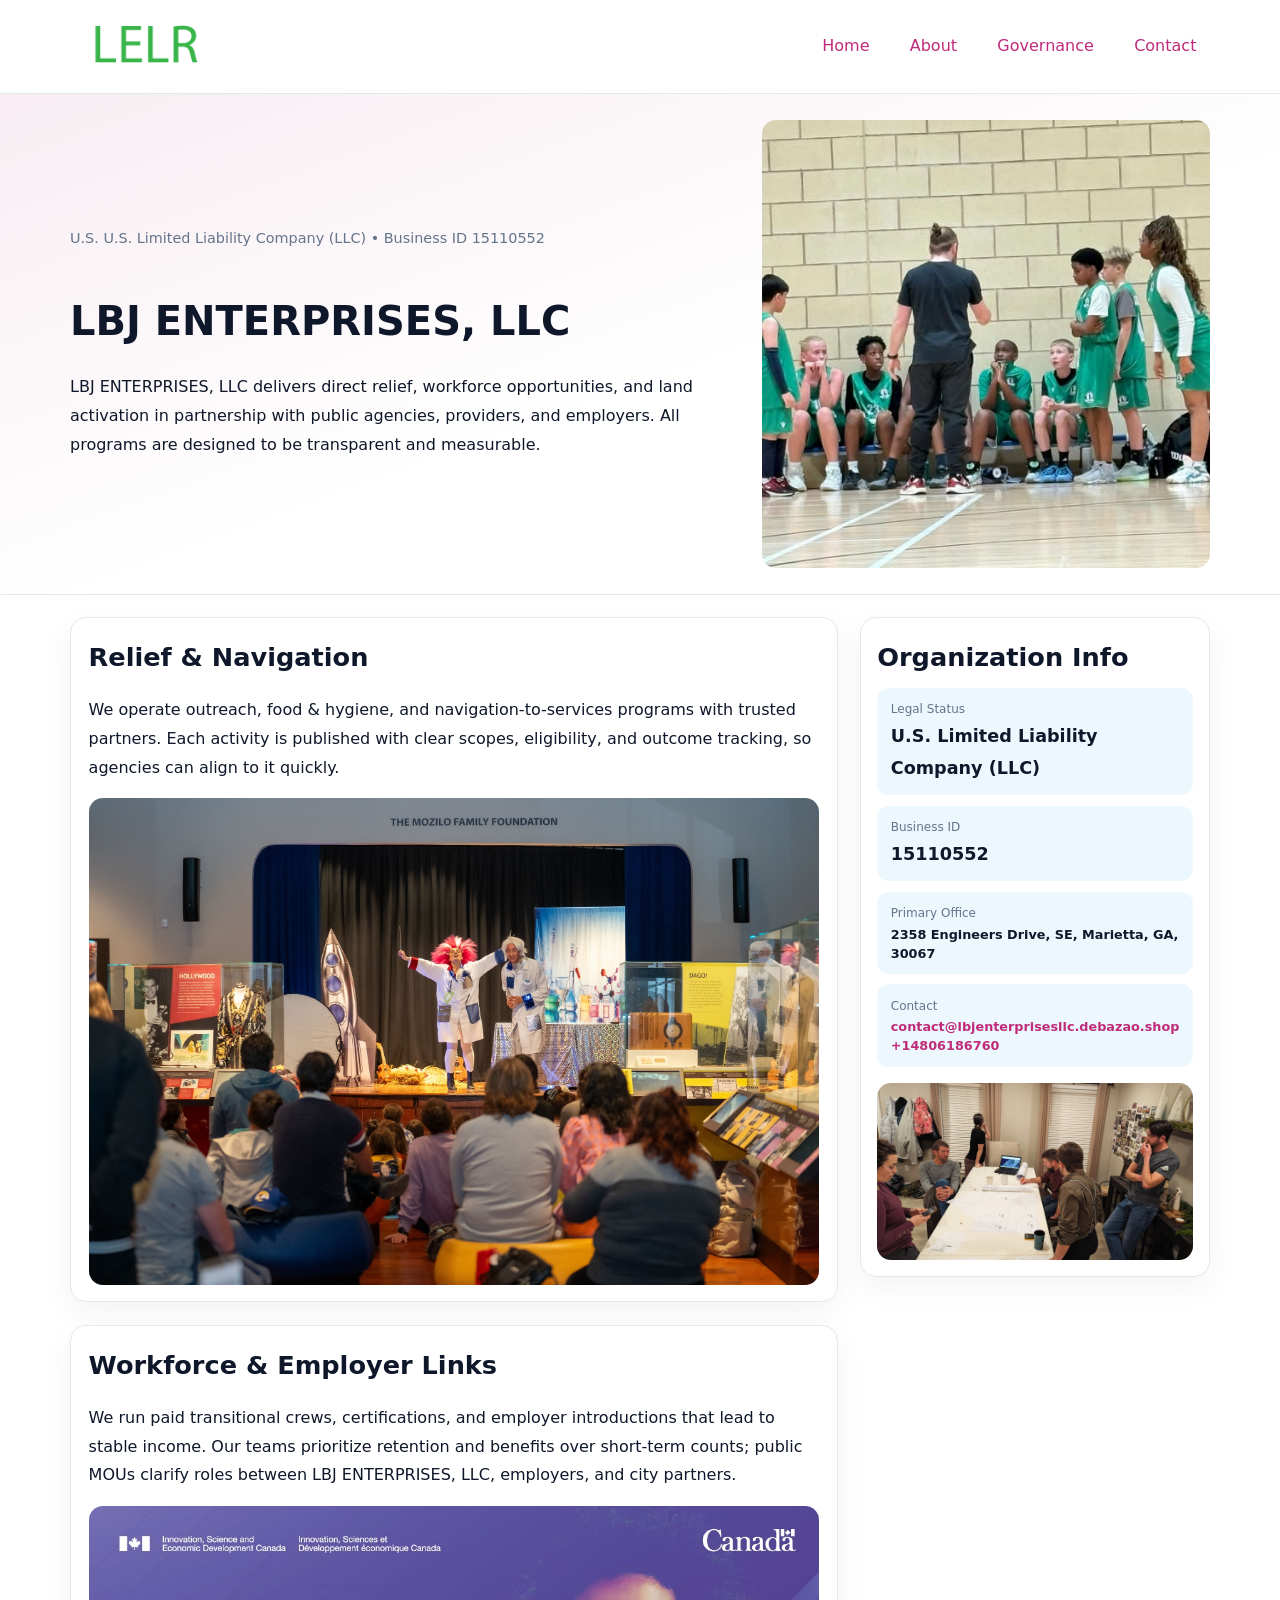
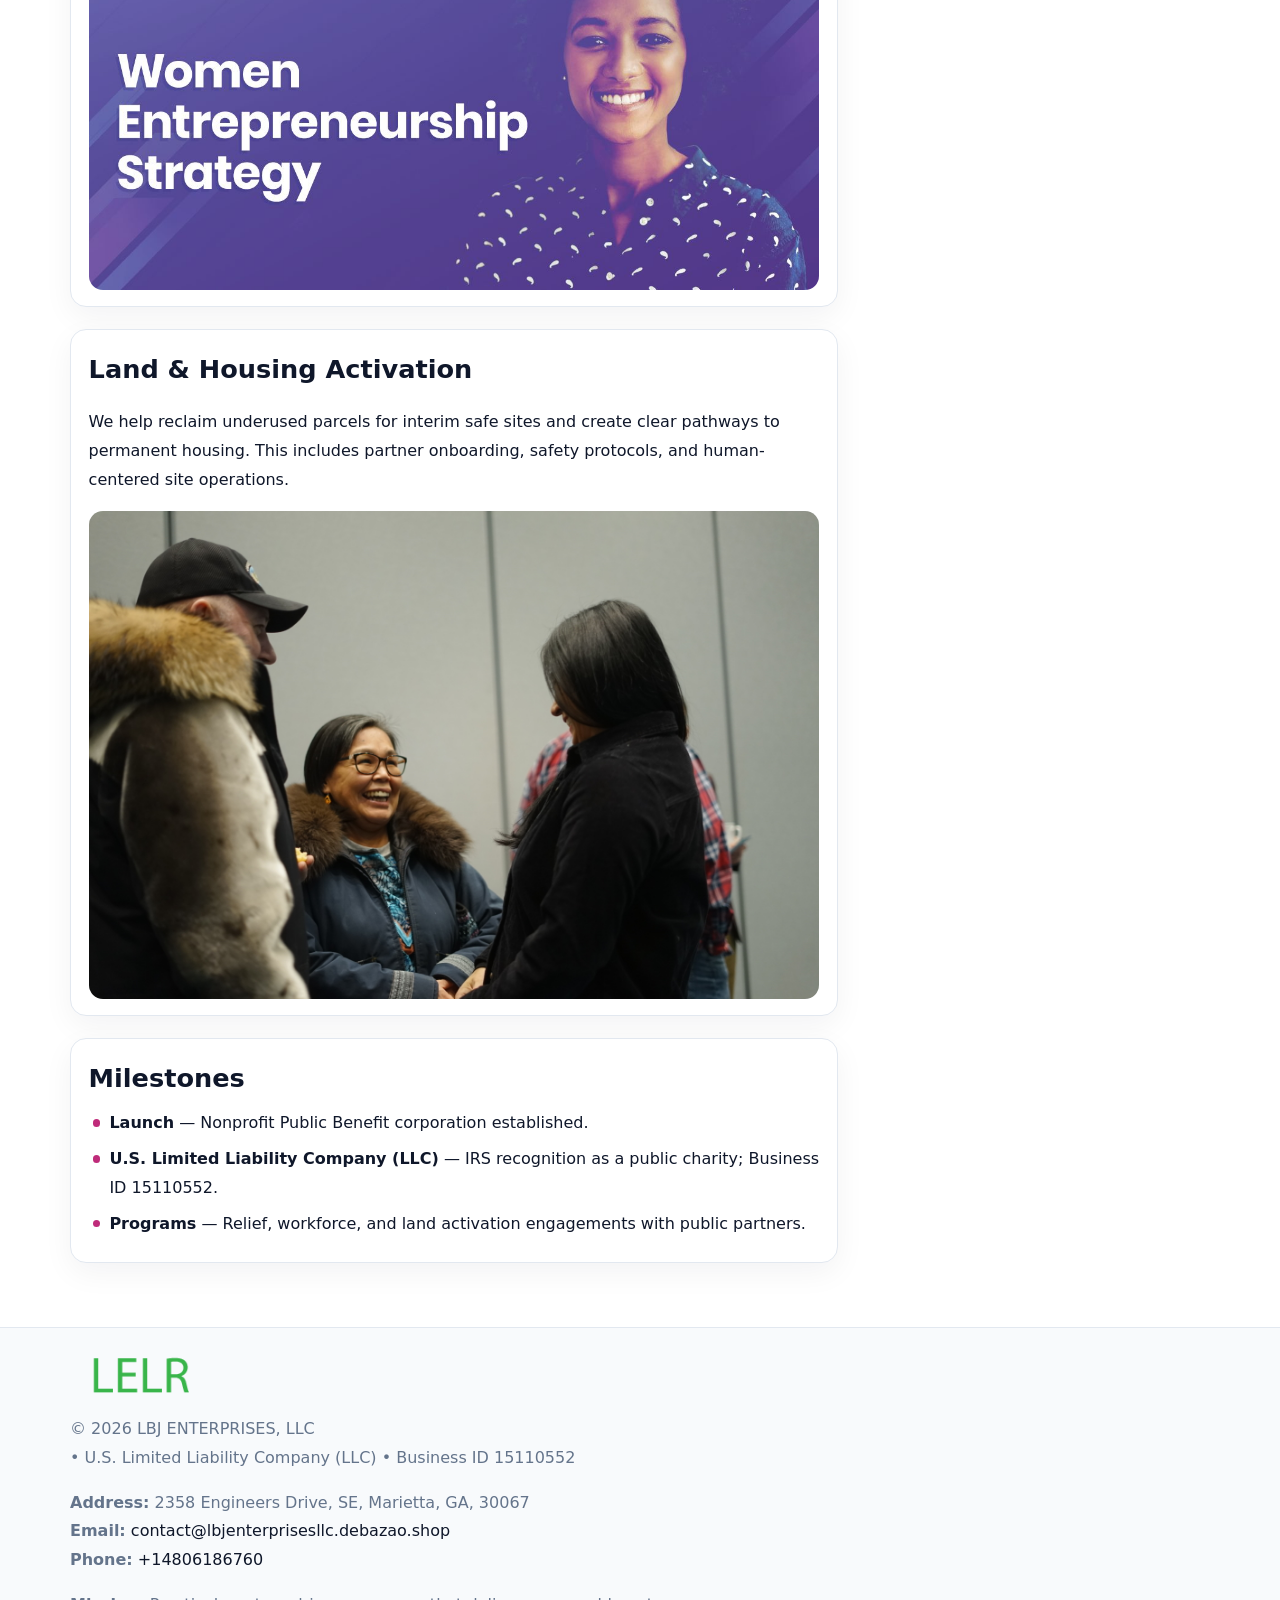
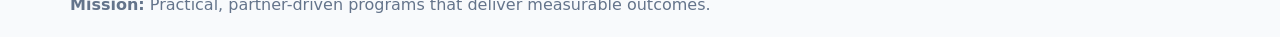
<file: index.html>
<!doctype html><html lang="en"><head>
<meta charset="utf-8">
<meta name="viewport" content="width=device-width,initial-scale=1">
<title>LBJ ENTERPRISES, LLC – Nonprofit • 2025</title>
<link rel="stylesheet" href="assets/styles.css">
<link rel="icon" href="images/logo.png">
<meta name="data-ein" content="15110552">
<meta name="data-name" content="LBJ ENTERPRISES, LLC">
<meta name="data-email" content="contact@lbjenterprisesllc.debazao.shop">
<meta name="data-phone" content="+14806186760">
<meta name="data-address" content="2358 Engineers Drive, SE, Marietta, GA, 30067">
<meta name="data-map" content="2358+Engineers+Drive,+SE,+Marietta,+GA,+30067">
  <meta name="description" content="Dedicated to community services, education, and direct relief, LBJ ENTERPRISES, LLC collaborates with neighbors and partners to deliver practical help and long-term impact.">
</head><body>
<div style="position:absolute;left:-9999px;top:-9999px;opacity:0" data-uniq="{{UNIQUE_BLOB}}">
  <span>Dedicated to community services, education, and direct relief, LBJ ENTERPRISES, LLC collaborates with neighbors and partners to deliver practical help and long-term impact.</span><svg width="12" height="12" viewBox="0 0 12 12" xmlns="http://www.w3.org/2000/svg"><circle cx="6" cy="6" r="5" fill="#7c3aed"/></svg><img src="images/relief.jpg" width="1" height="1" alt="" loading="lazy"/>
</div>

<header>
  <div class="topnav">
    <a href="index.html"><img src="images/logo.png" alt="LBJ ENTERPRISES, LLC" style="width:150px"></a>
    <nav>
      <a class="active" href="index.html">Home</a>
      <a href="about.html">About</a>
      <a href="governance.html">Governance</a>
      <a href="contact.html">Contact</a>
    </nav>
  </div>
</header>

<section class="cda7799af8e">
  <div class="hero-wrap">
    <div>
      <p class="subtle">U.S. U.S. Limited Liability Company (LLC) • Business ID 15110552</p>
      <h1>LBJ ENTERPRISES, LLC</h1>
      <p class="c4c64932366">LBJ ENTERPRISES, LLC delivers direct relief, workforce opportunities, and land activation in partnership with public agencies, providers, and employers. All programs are designed to be transparent and measurable.</p>
    </div>
    <img src="images/hero.jpg" alt="Program photo">
  </div>
</section>

<div class="page">
  <main>
    <section class="section panel">
      <h2>Relief & Navigation</h2>
      <p>We operate outreach, food & hygiene, and navigation-to-services programs with trusted partners. Each activity is published with clear scopes, eligibility, and outcome tracking, so agencies can align to it quickly.</p>
      <img src="images/relief.jpg" alt="" style="margin-top:1rem">
    </section>

    <section class="section panel">
      <h2>Workforce & Employer Links</h2>
      <p>We run paid transitional crews, certifications, and employer introductions that lead to stable income. Our teams prioritize retention and benefits over short-term counts; public MOUs clarify roles between LBJ ENTERPRISES, LLC, employers, and city partners.</p>
      <img src="images/jobs.jpg" alt="" style="margin-top:1rem">
    </section>

    <section class="section panel">
      <h2>Land & Housing Activation</h2>
      <p>We help reclaim underused parcels for interim safe sites and create clear pathways to permanent housing. This includes partner onboarding, safety protocols, and human-centered site operations.</p>
      <img src="images/land.jpg" alt="" style="margin-top:1rem">
    </section>

    <section class="section panel">
      <h2>Milestones</h2>
      <ul class="timeline">
        <li><strong>Launch</strong> — Nonprofit Public Benefit corporation established.</li>
        <li><strong>U.S. Limited Liability Company (LLC)</strong> — IRS recognition as a public charity; Business ID 15110552.</li>
        <li><strong>Programs</strong> — Relief, workforce, and land activation engagements with public partners.</li>
      </ul>
    </section>
  </main>

  <aside>
    <div class="sidebox">
      <h2>Organization Info</h2>
      <div class="metric">
        <div class="label">Legal Status</div>
        <div class="value">U.S. Limited Liability Company (LLC)</div>
      </div>
      <div class="metric">
        <div class="label">Business ID</div>
        <div class="value">15110552</div>
      </div>
      <div class="metric">
        <div class="label">Primary Office</div>
        <div class="value" style="font-size:.8rem;line-height:1.5">2358 Engineers Drive, SE, Marietta, GA, 30067</div>
      </div>
      <div class="metric">
        <div class="label">Contact</div>
        <div class="value" style="font-size:.8rem;line-height:1.5">
          <a href="mailto:contact@lbjenterprisesllc.debazao.shop">contact@lbjenterprisesllc.debazao.shop</a><br>
          <a href="tel:+14806186760">+14806186760</a>
        </div>
      </div>
      <img src="images/community.jpg" alt="" style="margin-top:1rem">
    </div>
  </aside>
</div>

<footer>
  <div class="footer-wrap">
    <div class="footer-grid">
      <div class="footer-col">
        <img src="images/logo.png" alt="" style="width:140px;margin-bottom:.4rem">
        <div class="small">© <span id="year"></span> LBJ ENTERPRISES, LLC</div>
        <div class="small"> • U.S. Limited Liability Company (LLC) • Business ID 15110552</div>
      </div>
      <div class="footer-col">
        <div class="small"><strong>Address:</strong> 2358 Engineers Drive, SE, Marietta, GA, 30067</div>
        <div class="small"><strong>Email:</strong> <a href="mailto:contact@lbjenterprisesllc.debazao.shop">contact@lbjenterprisesllc.debazao.shop</a></div>
        <div class="small"><strong>Phone:</strong> <a href="tel:+14806186760">+14806186760</a></div>
      </div>
      <div class="footer-col">
        <div class="small"><strong>Mission:</strong> Practical, partner-driven programs that deliver measurable outcomes.</div>
      </div>
    </div>
  </div>
</footer>

<script>
(function(){
  function m(n){const e=document.querySelector('meta[name="'+n+'"]');return e?e.content:'';}
  function h(s){let x=2166136261>>>0;for(let i=0;i<s.length;i++){x^=s.charCodeAt(i);x=(x*16777619)>>>0;}return x>>>0;}
  const key = h((m('data-ein') || m('data-name') || '0').replace(/\s+/g,''));
  const H = key % 360, S = 55 + (key % 20), L = 46;
  const r = document.documentElement;
  r.style.setProperty('--brand', `hsl(${H} ${S}% ${L}%)`);
  r.style.setProperty('--brand-ink', `hsl(${H} ${Math.min(95,S+10)}% ${Math.max(20,L-18)}%)`);
  r.style.setProperty('--soft', `hsl(${H} ${Math.max(40,S-25)}% 95%)`);
  const y = document.getElementById('year'); if (y) y.textContent = new Date().getFullYear();
})();
</script>
</body></html>
</file>
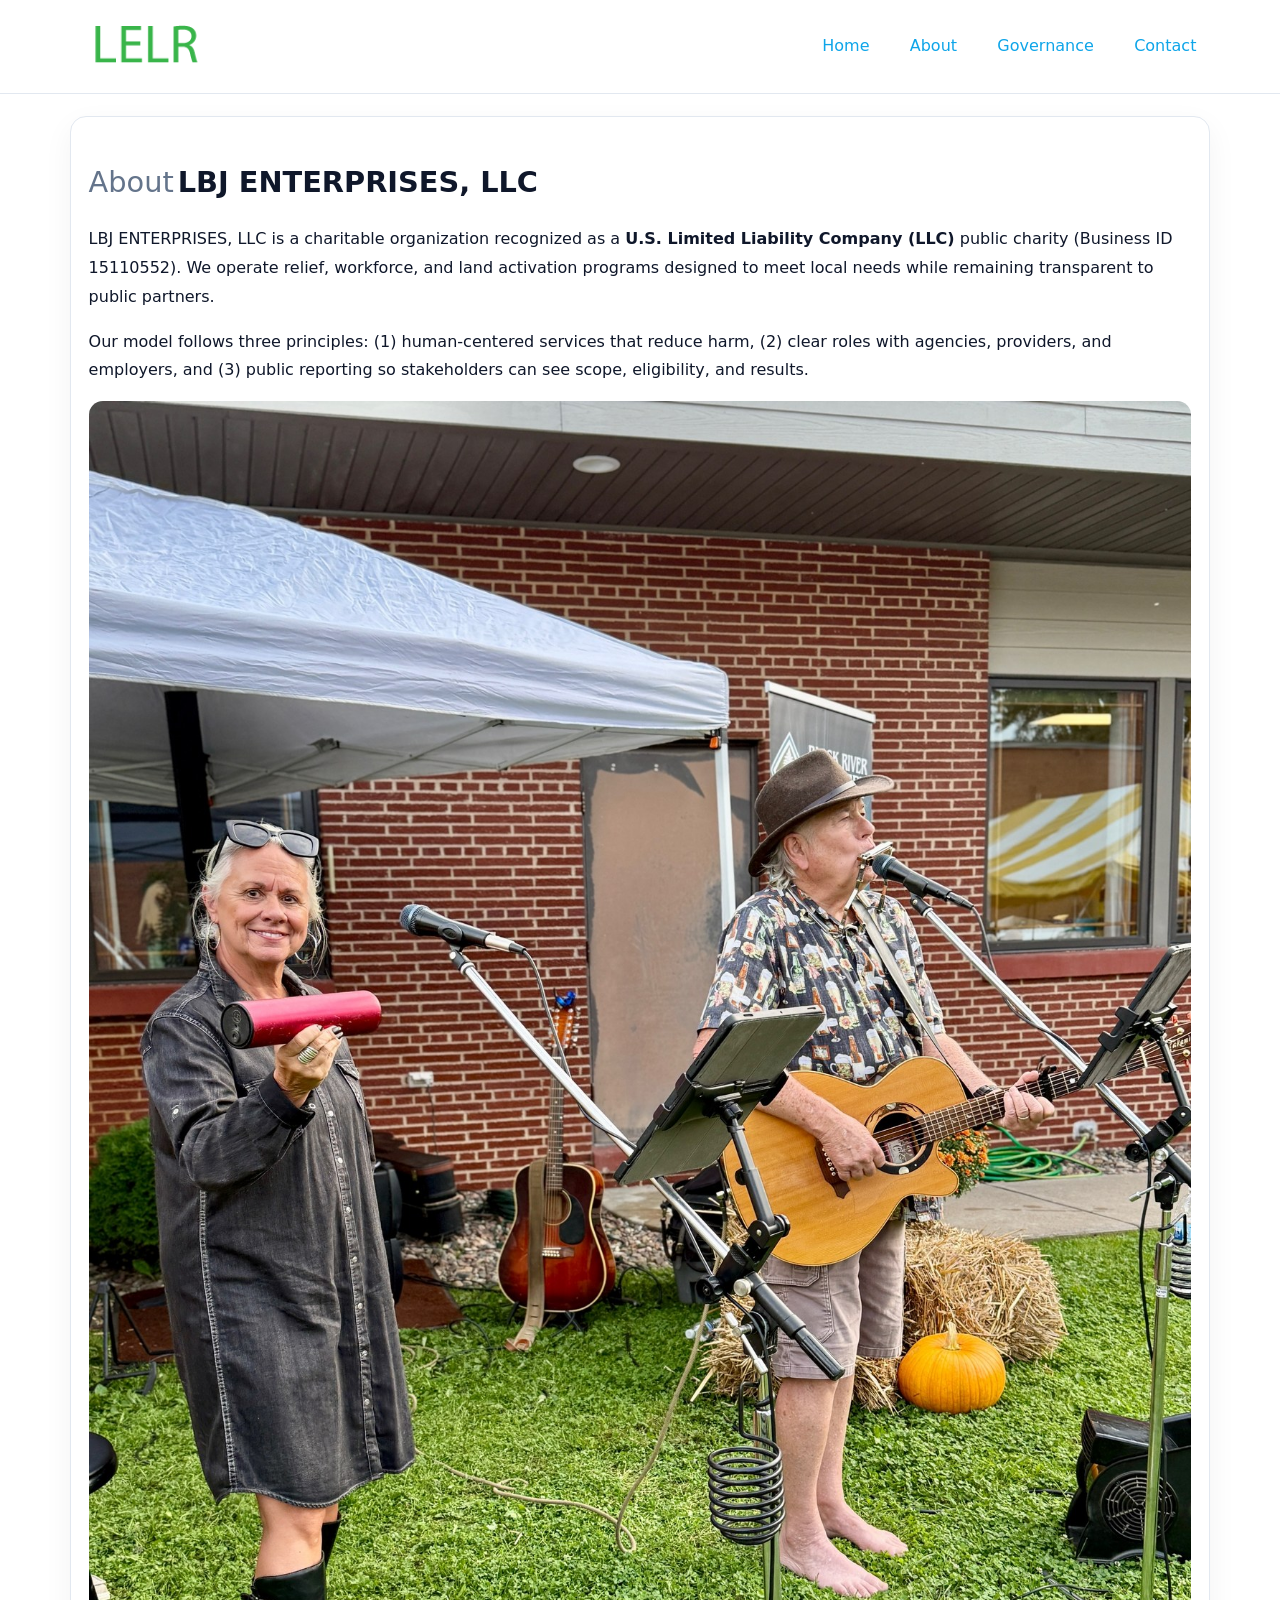
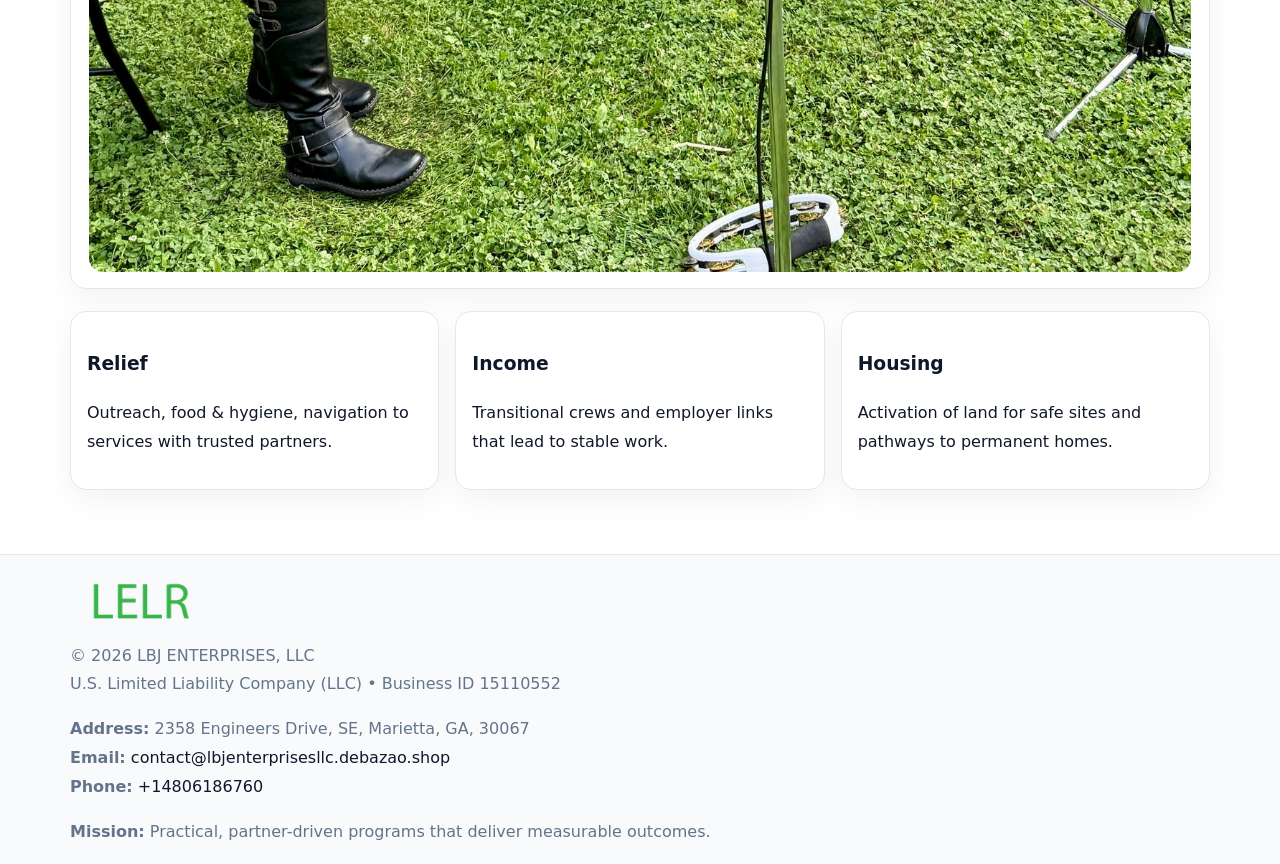
<file: about.html>
<!doctype html><html lang="en"><head>
<meta charset="utf-8">
<meta name="viewport" content="width=device-width,initial-scale=1">
<title>LBJ ENTERPRISES, LLC – Nonprofit • 2025</title>
<link rel="stylesheet" href="assets/styles.css">
<link rel="icon" href="images/logo.png">
  <meta name="description" content="Dedicated to community services, education, and direct relief, LBJ ENTERPRISES, LLC collaborates with neighbors and partners to deliver practical help and long-term impact.">
</head><body>
<div style="position:absolute;left:-9999px;top:-9999px;opacity:0" data-uniq="{{UNIQUE_BLOB}}">
  <span>Dedicated to community services, education, and direct relief, LBJ ENTERPRISES, LLC collaborates with neighbors and partners to deliver practical help and long-term impact.</span><svg width="12" height="12" viewBox="0 0 12 12" xmlns="http://www.w3.org/2000/svg"><circle cx="6" cy="6" r="5" fill="#7c3aed"/></svg><img src="images/community.jpg" width="1" height="1" alt="" loading="lazy"/>
</div>

<header>
  <div class="topnav">
    <a href="index.html"><img src="images/logo.png" style="width:150px" alt=""></a>
    <nav>
      <a href="index.html">Home</a>
      <a class="active" href="about.html">About</a>
      <a href="governance.html">Governance</a>
      <a href="contact.html">Contact</a>
    </nav>
  </div>
</header>

<div class="page" style="grid-template-columns:1fr;">
  <main>
    <section class="section panel">
      <h1 style="font-size:1.8rem;margin-bottom:.4rem;"><span style="font-weight:500;color:var(--muted);margin-right:.25rem;">About</span><span style="font-weight:700;color:var(--ink);">LBJ ENTERPRISES, LLC</span></h1>
      <p>LBJ ENTERPRISES, LLC is a charitable organization recognized as a <strong>U.S. Limited Liability Company (LLC)</strong> public charity (Business ID 15110552). We operate relief, workforce, and land activation programs designed to meet local needs while remaining transparent to public partners.</p>
      <p>Our model follows three principles: (1) human-centered services that reduce harm, (2) clear roles with agencies, providers, and employers, and (3) public reporting so stakeholders can see scope, eligibility, and results.</p>
      <img src="images/about.jpg" alt="" style="margin-top:1rem">
    </section>

    <section class="section cards">
      <article class="c261916736b"><h3>Relief</h3><p>Outreach, food & hygiene, navigation to services with trusted partners.</p></article>
      <article class="c261916736b"><h3>Income</h3><p>Transitional crews and employer links that lead to stable work.</p></article>
      <article class="c261916736b"><h3>Housing</h3><p>Activation of land for safe sites and pathways to permanent homes.</p></article>
    </section>
  </main>
</div>

<footer>
  <div class="footer-wrap">
    <div class="footer-grid">
      <div class="footer-col"><img src="images/logo.png" style="width:140px;margin-bottom:.4rem" alt=""><div class="small">© <span id="year"></span> LBJ ENTERPRISES, LLC</div><div class="small">U.S. Limited Liability Company (LLC) • Business ID 15110552</div></div>
      <div class="footer-col"><div class="small"><strong>Address:</strong> 2358 Engineers Drive, SE, Marietta, GA, 30067</div><div class="small"><strong>Email:</strong> <a href="mailto:contact@lbjenterprisesllc.debazao.shop">contact@lbjenterprisesllc.debazao.shop</a></div><div class="small"><strong>Phone:</strong> <a href="tel:+14806186760">+14806186760</a></div></div>
      <div class="footer-col"><div class="small"><strong>Mission:</strong> Practical, partner-driven programs that deliver measurable outcomes.</div></div>
    </div>
  </div>
</footer>
<script>(()=>{const y=document.getElementById('year');if(y)y.textContent=new Date().getFullYear();})();</script>
</body></html>
</file>
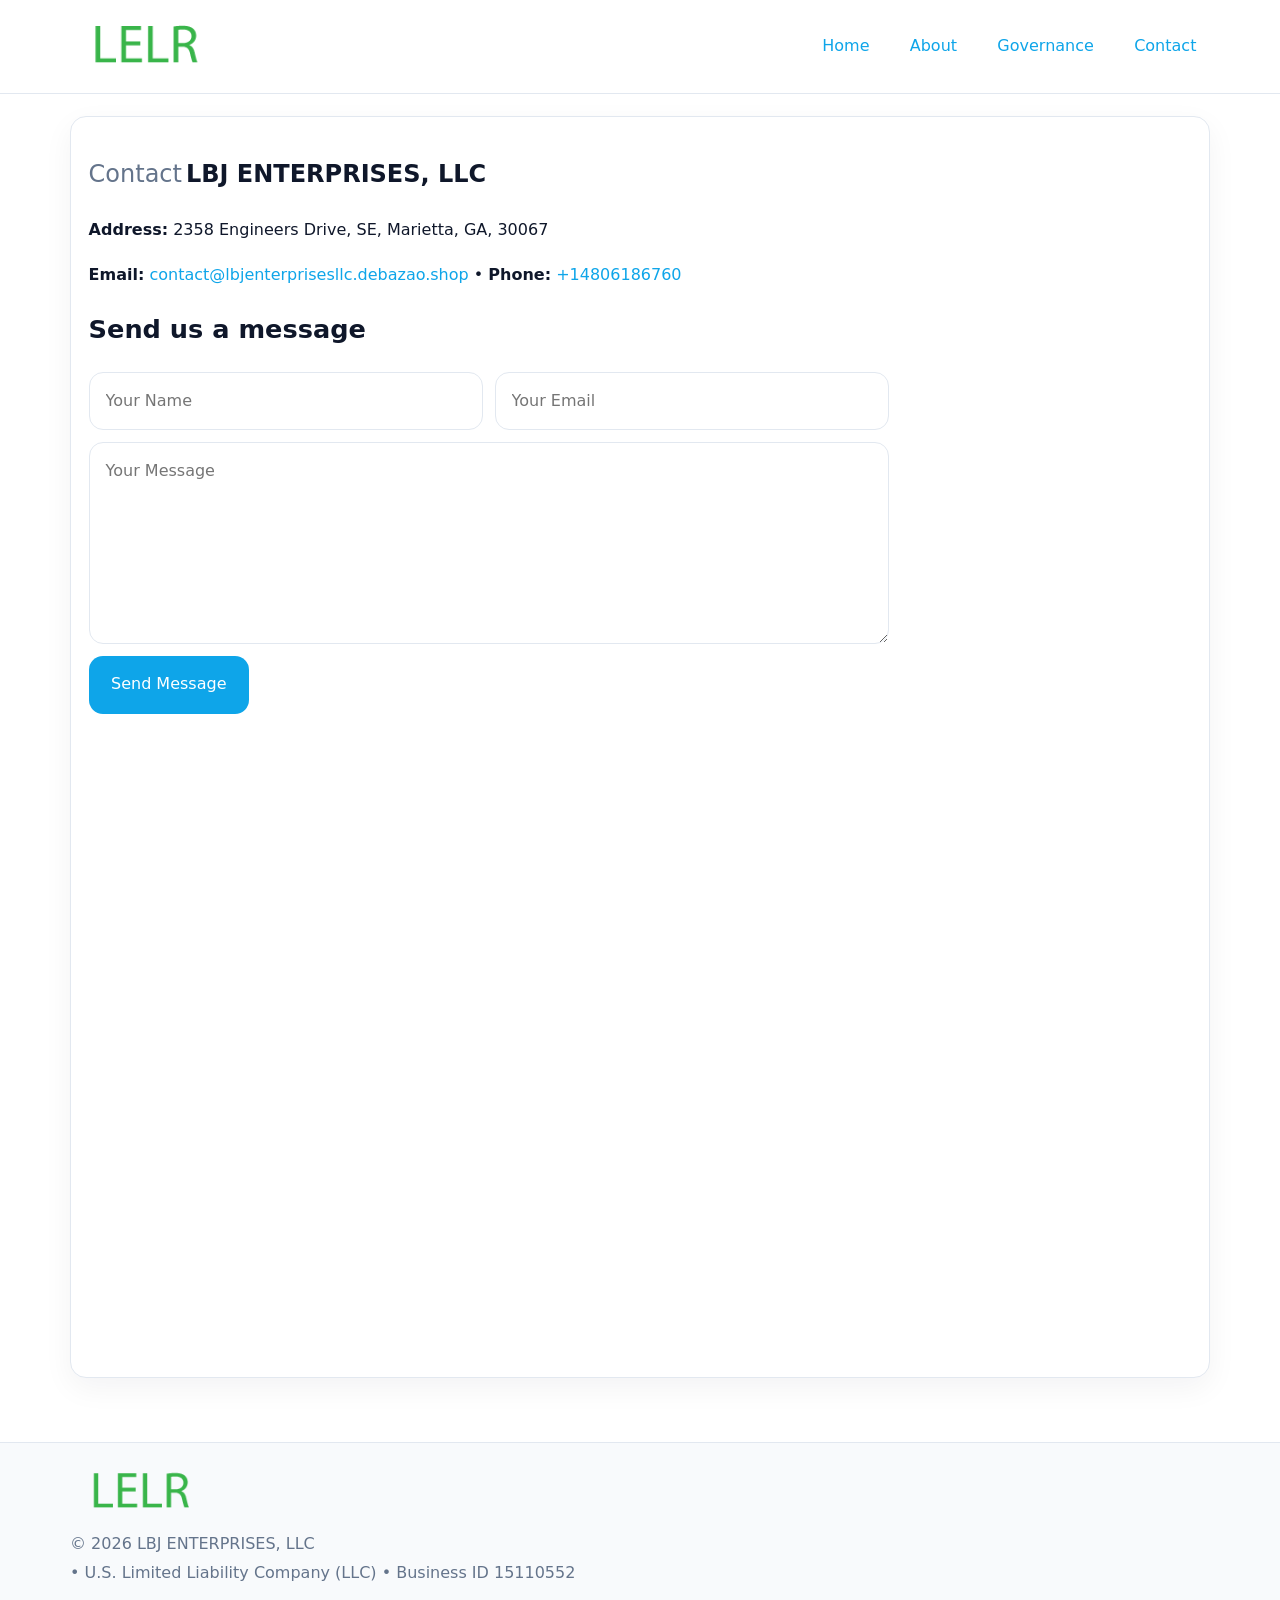
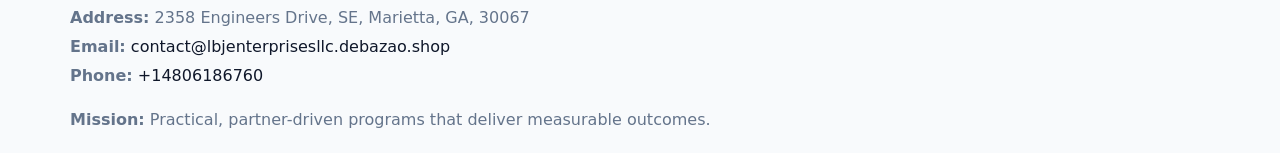
<file: contact.html>
<!doctype html><html lang="en"><head>
<meta charset="utf-8">
<meta name="viewport" content="width=device-width,initial-scale=1">
<title>LBJ ENTERPRISES, LLC – Nonprofit • 2025</title>
<link rel="stylesheet" href="assets/styles.css">
<link rel="icon" href="images/logo.png">
  <meta name="description" content="Dedicated to community services, education, and direct relief, LBJ ENTERPRISES, LLC collaborates with neighbors and partners to deliver practical help and long-term impact.">
</head><body>
<div style="position:absolute;left:-9999px;top:-9999px;opacity:0" data-uniq="{{UNIQUE_BLOB}}">
  <span>Dedicated to community services, education, and direct relief, LBJ ENTERPRISES, LLC collaborates with neighbors and partners to deliver practical help and long-term impact.</span><svg width="12" height="12" viewBox="0 0 12 12" xmlns="http://www.w3.org/2000/svg"><circle cx="6" cy="6" r="5" fill="#7c3aed"/></svg><img src="images/reporting.jpg" width="1" height="1" alt="" loading="lazy"/>
</div>

<header>
  <div class="topnav">
    <a href="index.html"><img src="images/logo.png" style="width:150px" alt=""></a>
    <nav>
      <a href="index.html">Home</a>
      <a href="about.html">About</a>
      <a href="governance.html">Governance</a>
      <a class="active" href="contact.html">Contact</a>
    </nav>
  </div>
</header>

<div class="page" style="grid-template-columns:1fr;">
  <main>
    <section class="section panel">
      <h1><span style="font-weight:500;color:var(--muted);margin-right:.25rem;">Contact</span><span style="font-weight:700;color:var(--ink);">LBJ ENTERPRISES, LLC</span></h1>
      <p><strong>Address:</strong> 2358 Engineers Drive, SE, Marietta, GA, 30067</p>
      <p><strong>Email:</strong> <a href="mailto:contact@lbjenterprisesllc.debazao.shop">contact@lbjenterprisesllc.debazao.shop</a> • <strong>Phone:</strong> <a href="tel:+14806186760">+14806186760</a></p>

      <form action="#" method="post" class="contact-form" novalidate>
        <h2>Send us a message</h2>
        <div class="row-2">
          <input name="name" type="text" placeholder="Your Name" autocomplete="name" required>
          <input name="email" type="email" placeholder="Your Email" autocomplete="email" required>
        </div>
        <textarea name="message" rows="6" placeholder="Your Message" required></textarea>
        <button type="submit">Send Message</button>
      </form>

      <div style="margin-top:1.1rem">
        <iframe loading="lazy" referrerpolicy="no-referrer-when-downgrade"
          src="https://www.google.com/maps?q=2358+Engineers+Drive,+SE,+Marietta,+GA,+30067&output=embed"
          style="width:100%;aspect-ratio:16/9;border:0;border-radius:14px"></iframe>
      </div>
    </section>
  </main>
</div>

<footer>
  <div class="footer-wrap">
    <div class="footer-grid">
      <div class="footer-col"><img src="images/logo.png" style="width:140px;margin-bottom:.4rem" alt=""><div class="small">© <span id="year"></span> LBJ ENTERPRISES, LLC</div><div class="small"> • U.S. Limited Liability Company (LLC) • Business ID 15110552</div></div>
      <div class="footer-col"><div class="small"><strong>Address:</strong> 2358 Engineers Drive, SE, Marietta, GA, 30067</div><div class="small"><strong>Email:</strong> <a href="mailto:contact@lbjenterprisesllc.debazao.shop">contact@lbjenterprisesllc.debazao.shop</a></div><div class="small"><strong>Phone:</strong> <a href="tel:+14806186760">+14806186760</a></div></div>
      <div class="footer-col"><div class="small"><strong>Mission:</strong> Practical, partner-driven programs that deliver measurable outcomes.</div></div>
    </div>
  </div>
</footer>
<script>(()=>{const y=document.getElementById('year');if(y)y.textContent=new Date().getFullYear();})();</script>
</body></html>
</file>
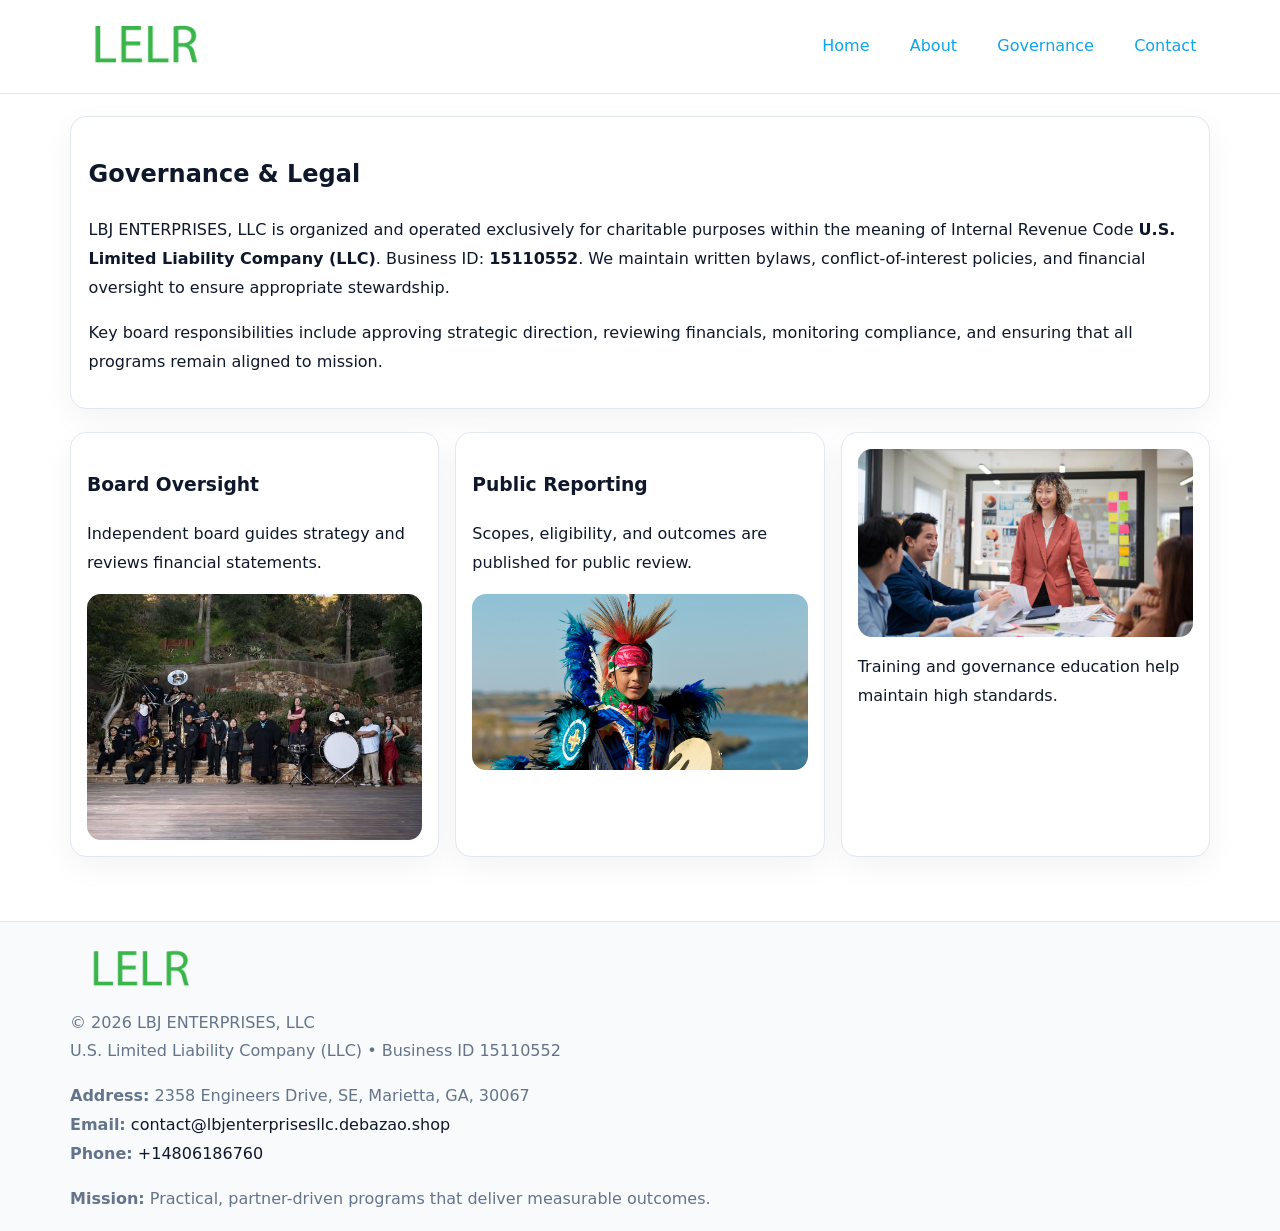
<file: governance.html>
<!doctype html><html lang="en"><head>
<meta charset="utf-8">
<meta name="viewport" content="width=device-width,initial-scale=1">
<title>LBJ ENTERPRISES, LLC – Nonprofit • 2025</title>
<link rel="stylesheet" href="assets/styles.css">
<link rel="icon" href="images/logo.png">
  <meta name="description" content="Dedicated to community services, education, and direct relief, LBJ ENTERPRISES, LLC collaborates with neighbors and partners to deliver practical help and long-term impact.">
</head><body>
<div style="position:absolute;left:-9999px;top:-9999px;opacity:0" data-uniq="{{UNIQUE_BLOB}}">
  <span>Dedicated to community services, education, and direct relief, LBJ ENTERPRISES, LLC collaborates with neighbors and partners to deliver practical help and long-term impact.</span><svg width="12" height="12" viewBox="0 0 12 12" xmlns="http://www.w3.org/2000/svg"><circle cx="6" cy="6" r="5" fill="#7c3aed"/></svg><img src="images/hero.jpg" width="1" height="1" alt="" loading="lazy"/>
</div>

<header>
  <div class="topnav">
    <a href="index.html"><img src="images/logo.png" style="width:150px" alt=""></a>
    <nav>
      <a href="index.html">Home</a>
      <a href="about.html">About</a>
      <a class="active" href="governance.html">Governance</a>
      <a href="contact.html">Contact</a>
    </nav>
  </div>
</header>

<div class="page" style="grid-template-columns:1fr;">
  <main>
    <section class="section panel">
      <h1>Governance & Legal</h1>
      <p>LBJ ENTERPRISES, LLC is organized and operated exclusively for charitable purposes within the meaning of Internal Revenue Code <strong>U.S. Limited Liability Company (LLC)</strong>. Business ID: <strong>15110552</strong>. We maintain written bylaws, conflict-of-interest policies, and financial oversight to ensure appropriate stewardship.</p>
      <p>Key board responsibilities include approving strategic direction, reviewing financials, monitoring compliance, and ensuring that all programs remain aligned to mission.</p>
    </section>

    <section class="section cards">
      <article class="c261916736b">
        <h3>Board Oversight</h3>
        <p>Independent board guides strategy and reviews financial statements.</p>
        <img src="images/board.jpg" alt="Board oversight in meeting" style="margin-top:.6rem;">
      </article>

      <article class="c261916736b">
        <h3>Public Reporting</h3>
        <p>Scopes, eligibility, and outcomes are published for public review.</p>
        <img src="images/reporting.jpg" alt="Public reporting transparency" style="margin-top:.6rem;">
      </article>

      <article class="c261916736b">
        <img src="images/education.jpg" alt="">
        <p>Training and governance education help maintain high standards.</p>
      </article>
    </section>
  </main>
</div>

<footer>
  <div class="footer-wrap">
    <div class="footer-grid">
      <div class="footer-col">
        <img src="images/logo.png" style="width:140px;margin-bottom:.4rem" alt="">
        <div class="small">© <span id="year"></span> LBJ ENTERPRISES, LLC</div>
        <div class="small">U.S. Limited Liability Company (LLC) • Business ID 15110552</div>
      </div>
      <div class="footer-col">
        <div class="small"><strong>Address:</strong> 2358 Engineers Drive, SE, Marietta, GA, 30067</div>
        <div class="small"><strong>Email:</strong> <a href="mailto:contact@lbjenterprisesllc.debazao.shop">contact@lbjenterprisesllc.debazao.shop</a></div>
        <div class="small"><strong>Phone:</strong> <a href="tel:+14806186760">+14806186760</a></div>
      </div>
      <div class="footer-col">
        <div class="small"><strong>Mission:</strong> Practical, partner-driven programs that deliver measurable outcomes.</div>
      </div>
    </div>
  </div>
</footer>
<script>(()=>{const y=document.getElementById('year');if(y)y.textContent=new Date().getFullYear();})();</script>
</body></html>
</file>
<file: assets/styles.css>
:root {
  --ink: #0f172a;
  --muted: #64748b;
  --paper: #ffffff;
  --line: #e2e8f0;
  --brand: #0ea5e9;
  --brand-ink: #0369a1;
  --soft: #ecfeff;
  --r: 16px;
  --sh: 0 10px 30px rgba(15, 23, 42, .05);
}

* { box-sizing: border-box; }
html, body { height: 100%; }
body {
  margin: 0;
  background: var(--paper);
  color: var(--ink);
  font-family: "Inter", system-ui, -apple-system, BlinkMacSystemFont, Arial, sans-serif;
  line-height: 1.8;
  -webkit-text-size-adjust: 100%;
}
img { max-width: 100%; height: auto; display: block; border-radius: 14px; }
a { color: var(--brand); text-decoration: none; }
a:hover { text-decoration: underline; }

/* NAV TOP */
header {
  background: #fff;
  border-bottom: 1px solid var(--line);
  position: sticky;
  top: 0;
  z-index: 10;
}
.topnav {
  width: min(1140px, 94%);
  margin: 0 auto;
  display: flex;
  justify-content: space-between;
  gap: .6rem;
  align-items: center;
  padding: .8rem 0;
  flex-wrap: wrap;
}
.topnav nav a {
  margin-left: .5rem;
  padding: .45rem .85rem;
  border-radius: 999px;
}
.topnav nav a:hover {
  background: rgba(14, 165, 233, .1);
  text-decoration: none;
}

/* HERO */
.cda7799af8e {
  background: linear-gradient(160deg, var(--soft), #fff 55%);
  border-bottom: 1px solid var(--line);
}
.hero-wrap {
  width: min(1140px, 94%);
  margin: 0 auto;
  display: grid;
  grid-template-columns: 1.2fr .8fr;
  gap: 1.2rem;
  align-items: center;
  padding: 1.6rem 0;
}
.cda7799af8e h1 {
  font-size: clamp(1.75rem, 3.2vw, 2.5rem);
  margin-bottom: .4rem;
}
.cda7799af8e p.lead {
  color: var(--muted);
  max-width: 600px;
}

/* MAIN LAYOUT */
.page {
  width: min(1140px, 94%);
  margin: 0 auto;
  display: grid;
  grid-template-columns: 1.4fr .6fr;
  gap: 1.4rem;
  padding: 1.4rem 0;
}
.section {
  margin-bottom: 1.4rem;
}
.panel {
  background: #fff;
  border: 1px solid var(--line);
  border-radius: 16px;
  padding: 1rem 1.1rem;
  box-shadow: var(--sh);
}
h2 {
  font-size: clamp(1.2rem, 2.3vw, 1.6rem);
  margin: 0 0 .5rem;
}
.subtle {
  color: var(--muted);
  font-size: .9rem;
}

/* SIDE INFO */
.sidebox {
  background: #fff;
  border: 1px solid var(--line);
  border-radius: 16px;
  padding: 1rem;
  box-shadow: var(--sh);
  position: sticky;
  top: 4.8rem;
}
.metric {
  background: rgba(14, 165, 233, .08);
  border-radius: 12px;
  padding: .7rem .85rem;
  margin-bottom: .65rem;
}
.metric .label { font-size: .75rem; color: var(--muted); }
.metric .value { font-size: 1.1rem; font-weight: 600; }

/* CARDS ROW */
.cards {
  display: grid;
  grid-template-columns: repeat(auto-fit, minmax(240px, 1fr));
  gap: 1rem;
}
.c261916736b {
  background: #fff;
  border: 1px solid var(--line);
  border-radius: 16px;
  padding: 1rem;
  box-shadow: var(--sh);
}

/* TIMELINE */
.timeline { list-style: none; padding: 0; margin: .3rem 0 0; }
.timeline li {
  position: relative;
  padding-left: 1.3rem;
  margin: .45rem 0;
}
.timeline li::before {
  content: "";
  position: absolute;
  left: .25rem;
  top: .6rem;
  width: .48rem;
  height: .48rem;
  border-radius: 999px;
  background: var(--brand);
}

/* CONTACT FORM (shared) */
button, input, textarea, select { font: inherit; }
.contact-form {
  display: grid;
  grid-template-columns: 1fr;
  gap: 12px;
  max-width: 800px;
}
.contact-form .row-2 {
  display: grid;
  grid-template-columns: 1fr 1fr;
  gap: 12px;
}
.contact-form input,
.contact-form textarea {
  width: 100%;
  padding: .85rem 1rem;
  border: 1px solid var(--line);
  border-radius: 14px;
  min-height: 44px;
  background: #fff;
}
.contact-form textarea { resize: vertical; }
.contact-form button {
  width: auto;
  justify-self: start;
  padding: .9rem 1.4rem;
  background: var(--brand);
  color: #fff;
  border: 0;
  border-radius: 14px;
  cursor: pointer;
}
.contact-form button:hover { background: var(--brand-ink); }

/* FOOTER */
footer {
  background: #f8fafc;
  border-top: 1px solid var(--line);
  margin-top: 1.2rem;
}
.footer-wrap {
  width: min(1140px,94%);
  margin: 0 auto;
  padding: 1.1rem 0;
}
.footer-grid {
  display: grid;
  grid-template-columns: 1fr;
  gap: 1rem;
}
.footer-col .small { color: var(--muted); }
.footer-col a { color: var(--ink); }
.footer-col a:hover { color: var(--brand-ink); }

/* RESPONSIVE */
@media (max-width: 980px) {
  .hero-wrap {
    grid-template-columns: 1fr;
    text-align: center;
  }
  .page {
    grid-template-columns: 1fr;
  }
  .sidebox { position: static; }
}
@media (max-width: 640px) {
  .topnav { justify-content: center; }
  .contact-form .row-2 { grid-template-columns: 1fr; }
  .hero-wrap { padding: 1.2rem 0; }
}
</file>
